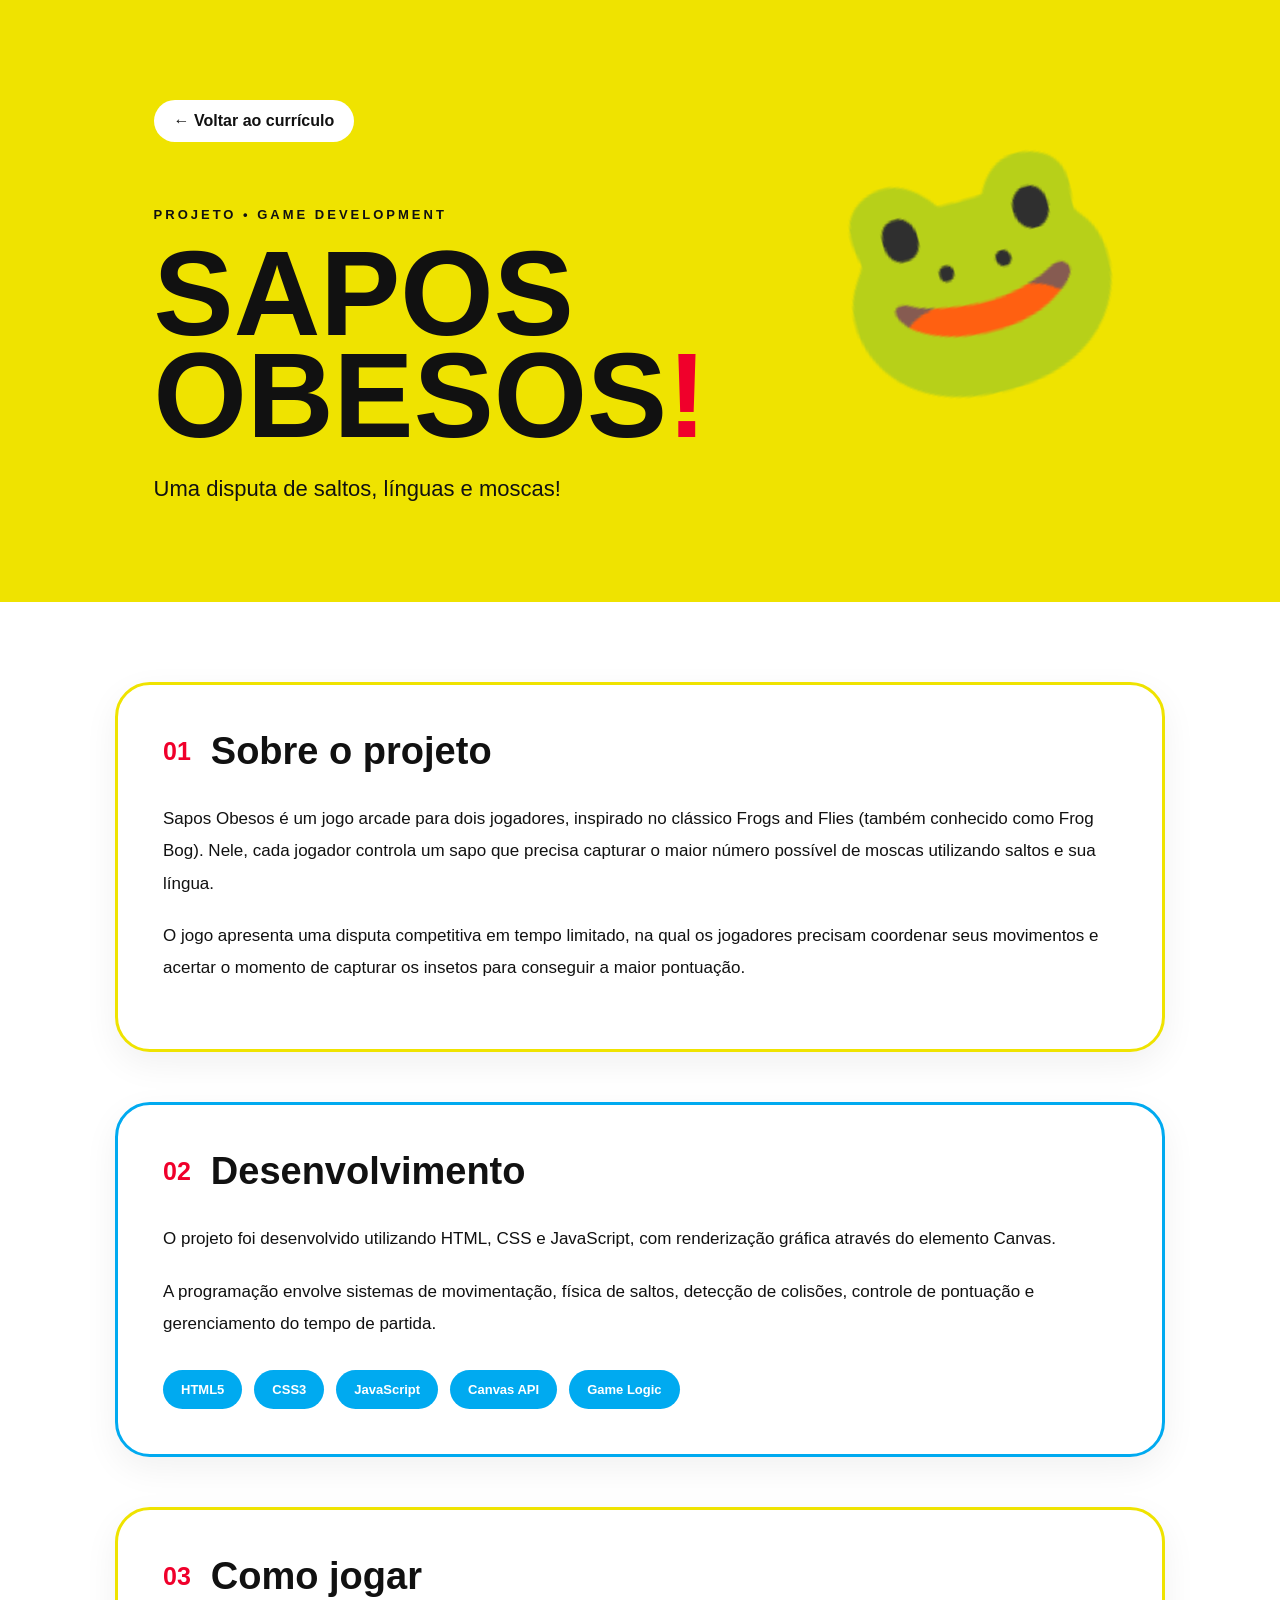
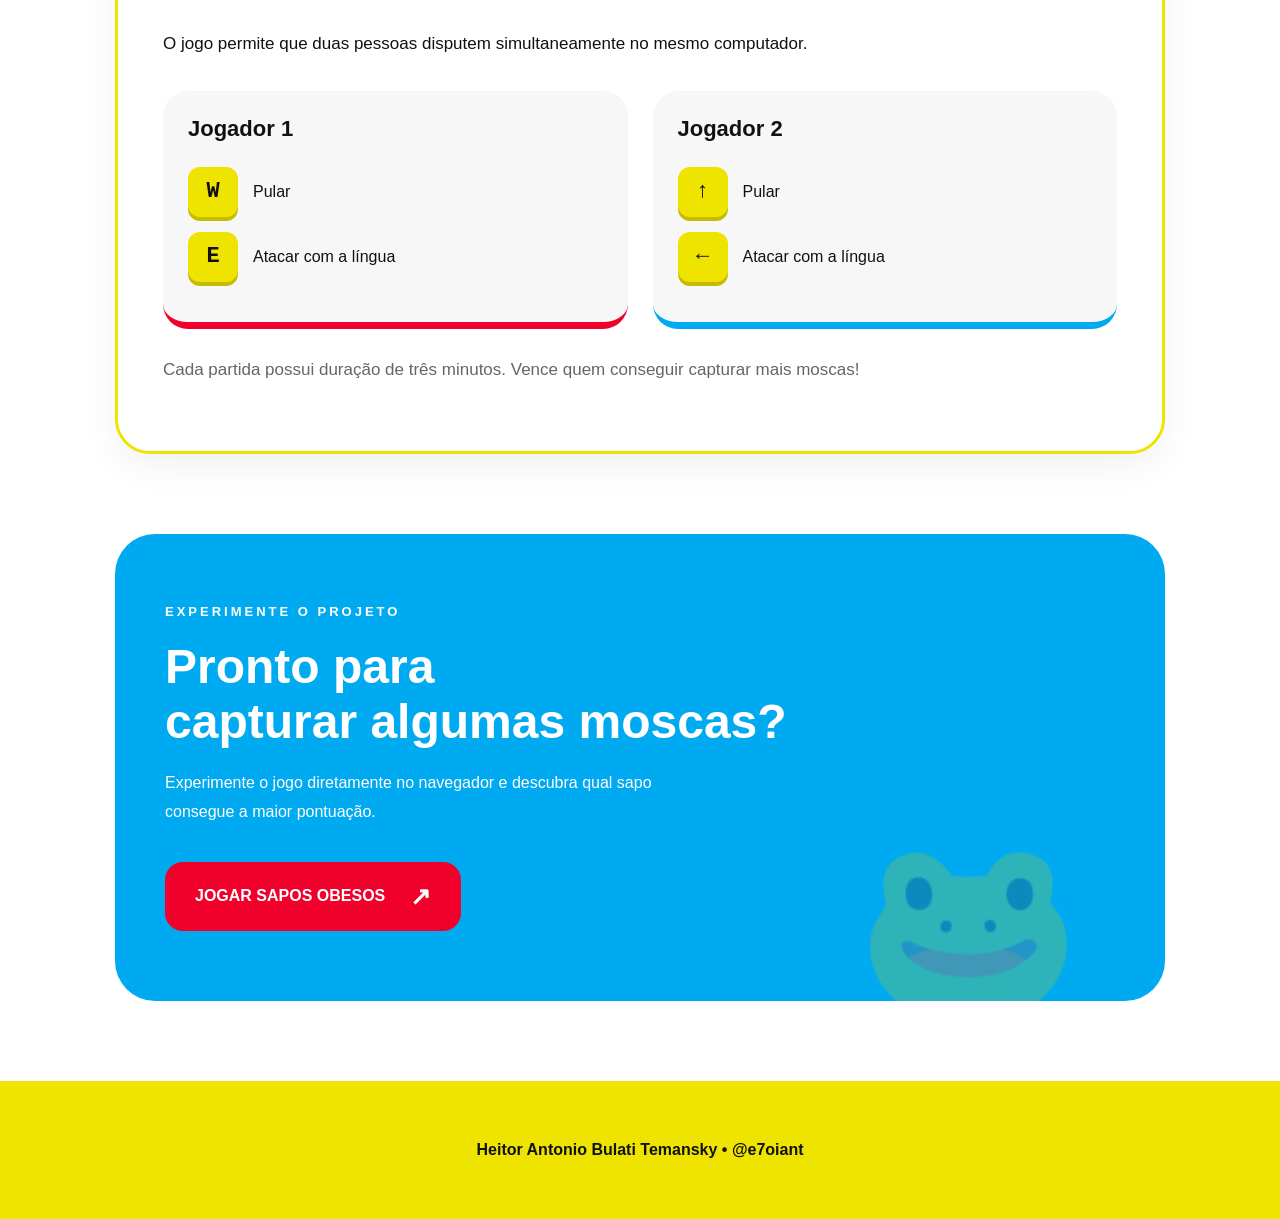
<file: projeto-sapos.html>
<!DOCTYPE html>
<html lang="pt-br">

<head>
    <meta charset="UTF-8">
    <meta name="viewport" content="width=device-width, initial-scale=1.0">

    <title>Sapos Obesos | Heitor Temansky</title>

    <link rel="stylesheet" href="css/estilo.css">
</head>

<body class="projectPage">

    <header class="projectHero">

        <a href="index.html" class="backButton">
            ← Voltar ao currículo
        </a>

        <span class="projectLabel">PROJETO • GAME DEVELOPMENT</span>

        <h1>SAPOS<br>OBESOS<span>!</span></h1>

        <p>
            Uma disputa de saltos, línguas e moscas!
        </p>

        <div class="projectHeroDecoration">
            🐸
        </div>

    </header>


    <main class="projectMain">

        <section class="projectAbout">

            <div class="projectSectionTitle">
                <span>01</span>
                <h2>Sobre o projeto</h2>
            </div>

            <p>
                Sapos Obesos é um jogo arcade para dois jogadores,
                inspirado no clássico Frogs and Flies (também conhecido
                como Frog Bog).

                Nele, cada jogador controla um sapo que precisa
                capturar o maior número possível de moscas utilizando
                saltos e sua língua.
            </p>

            <p>
                O jogo apresenta uma disputa competitiva em tempo
                limitado, na qual os jogadores precisam coordenar
                seus movimentos e acertar o momento de capturar
                os insetos para conseguir a maior pontuação.
            </p>

        </section>


        <section class="projectAbout blueProject">

            <div class="projectSectionTitle">
                <span>02</span>
                <h2>Desenvolvimento</h2>
            </div>

            <p>
                O projeto foi desenvolvido utilizando HTML, CSS e
                JavaScript, com renderização gráfica através do
                elemento Canvas.
            </p>

            <p>
                A programação envolve sistemas de movimentação,
                física de saltos, detecção de colisões, controle
                de pontuação e gerenciamento do tempo de partida.
            </p>

            <div class="projectSkills">

                <span>HTML5</span>
                <span>CSS3</span>
                <span>JavaScript</span>
                <span>Canvas API</span>
                <span>Game Logic</span>

            </div>

        </section>


        <section class="projectAbout">

            <div class="projectSectionTitle">
                <span>03</span>
                <h2>Como jogar</h2>
            </div>

            <p>
                O jogo permite que duas pessoas disputem
                simultaneamente no mesmo computador.
            </p>

            <div class="controlsGrid">

                <div class="controlPlayer orangePlayer">

                    <h3>Jogador 1</h3>

                    <div class="keyGroup">
                        <kbd>W</kbd>
                        <span>Pular</span>
                    </div>

                    <div class="keyGroup">
                        <kbd>E</kbd>
                        <span>Atacar com a língua</span>
                    </div>

                </div>


                <div class="controlPlayer blackPlayer">

                    <h3>Jogador 2</h3>

                    <div class="keyGroup">
                        <kbd>↑</kbd>
                        <span>Pular</span>
                    </div>

                    <div class="keyGroup">
                        <kbd>←</kbd>
                        <span>Atacar com a língua</span>
                    </div>

                </div>

            </div>

            <p class="projectNote">
                Cada partida possui duração de três minutos.
                Vence quem conseguir capturar mais moscas!
            </p>

        </section>


        <section class="playSection">

            <span class="projectLabel">EXPERIMENTE O PROJETO</span>

            <h2>Pronto para<br>capturar algumas moscas?</h2>

            <p>
                Experimente o jogo diretamente no navegador
                e descubra qual sapo consegue a maior pontuação.
            </p>

            <a
                href="https://he7oiant.github.io/Frogs-and-Flies-da-Carla/"
                class="playButton"
                target="_blank"
            >
                JOGAR SAPOS OBESOS
                <span>↗</span>
            </a>

            <div class="playDecoration">🐸</div>

        </section>

    </main>


    <footer>
        <p>Heitor Antonio Bulati Temansky • @e7oiant</p>
    </footer>

</body>
</html>
</file>
<file: css/estilo.css>
* {
    margin: 0;
    padding: 0;
    box-sizing: border-box;
}

:root {
    --yellow: #EFE300;
    --red: #F0002B;
    --blue: #00AAF0;
    --white: #ffffff;
    --soft: #f5f5f5;
    --text: #111111;
}

html {
    scroll-behavior: smooth;
}

body {
    background: linear-gradient(to bottom, #ffffff, #f8f8f8);
    color: var(--text);
    font-family: 'Inter', sans-serif;
    overflow-x: hidden;
}

#main {
    transition: 0.4s;
}

.hero {
    min-height: 100vh;
    display: flex;
    align-items: center;
    justify-content: space-between;
    padding: 80px 10%;
    position: relative;
}

.hero::before {
    content: '';
    position: absolute;
    width: 450px;
    height: 450px;
    background: rgba(239, 227, 0, 0.25);
    border-radius: 50%;
    top: -150px;
    right: -100px;
    filter: blur(60px);
}

.heroText {
    width: 55%;
    z-index: 2;
}

.tag {
    display: inline-block;
    background: var(--yellow);
    padding: 12px 20px;
    border-radius: 999px;
    font-weight: 700;
    margin-bottom: 25px;
}

.hero h1 {
    font-family: 'Space Grotesk', sans-serif;
    font-size: 100px;
    line-height: 0.9;
    margin-bottom: 25px;
}

.hero p {
    font-size: 22px;
    line-height: 1.8;
    max-width: 650px;
}

.heroButtons {
    display: flex;
    gap: 20px;
    margin-top: 40px;
}

.heroBtn {
    text-decoration: none;
    padding: 16px 28px;
    border-radius: 18px;
    font-weight: 700;
    transition: 0.3s;
    color: black;
}

.heroBtn:hover {
    transform: translateY(-6px) rotate(-2deg);
}

.heroBtn.Neru {
    background: var(--yellow);
}

.heroBtn.Teto {
    background: var(--red);
    color: white;
}

.heroImage {
    width: 40%;
    position: relative;
    display: flex;
    justify-content: center;
}

.imageDecoration {
    position: absolute;
    border-radius: 35px;
    transform: rotate(8deg);
}

.imageDecoration.blue {
    width: 360px;
    height: 460px;
    background: var(--blue);
    top: 30px;
    left: 40px;
}

.imageDecoration.red {
    width: 360px;
    height: 460px;
    background: var(--red);
    top: -10px;
    left: -10px;
}

#perfil {
    position: relative;
    width: 360px;
    height: 460px;
    object-fit: cover;
    border-radius: 35px;
    z-index: 5;
    box-shadow: 0 20px 60px rgba(0, 0, 0, 0.15);
}

.card {
    width: min(1100px, 90%);
    margin: 70px auto;
    background: white;
    border-radius: 40px;
    padding: 50px;
    box-shadow: 0 15px 40px rgba(0, 0, 0, 0.06);
    position: relative;
    overflow: hidden;
}

.card::before {
    content: '';
    position: absolute;
    width: 100%;
    height: 10px;
    left: 0;
    top: 0;
}

.card.Neru::before {
    background: var(--yellow);
}

.card.Teto::before {
    background: var(--red);
}

.card.Miku::before {
    background: var(--blue);
}

.tituloSecao {
    display: flex;
    align-items: center;
    gap: 20px;
    margin-bottom: 35px;
}

.tituloSecao span {
    font-size: 22px;
    font-weight: 800;
}

.tituloSecao h2 {
    font-size: 48px;
    font-family: 'Space Grotesk', sans-serif;
}

.card p {
    font-size: 18px;
    line-height: 1.9;
}

.timeline,
.gridConhecimentos {
    display: grid;
    gap: 25px;
}

.gridConhecimentos {
    grid-template-columns: repeat(auto-fit, minmax(220px, 1fr));
}

.timelineItem,
.skillCard,
.experienceCard,
.idiomasGrid div {
    background: #ffffff;
    border-radius: 25px;
    padding: 30px;
    border: 3px solid #f1f1f1;
    transition: 0.3s;
}

.skillCard:hover,
.timelineItem:hover,
.experienceCard:hover {
    transform: translateY(-8px);
}

.skillCard:nth-child(1) {
    border-color: var(--yellow);
}

.skillCard:nth-child(2) {
    border-color: var(--red);
}

.skillCard:nth-child(3) {
    border-color: var(--blue);
}

.skillCard:nth-child(4) {
    border-color: var(--yellow);
}

.skillCard:nth-child(5) {
    border-color: var(--red);
}

.skillCard:nth-child(6) {
    border-color: var(--blue);
}

.tags {
    display: flex;
    flex-wrap: wrap;
    gap: 15px;
}

.tags span {
    padding: 14px 22px;
    border-radius: 999px;
    font-weight: 700;
    background: var(--soft);
}

.idiomasGrid {
    display: grid;
    grid-template-columns: repeat(auto-fit, minmax(250px, 1fr));
    gap: 20px;
}

footer {
    text-align: center;
    padding: 60px 20px;
    font-weight: 600;
}

.carouselContainer {
    position: relative;
    display: flex;
    align-items: center;
    justify-content: center;
    gap: 20px;
}

.carouselViewport {
    overflow: hidden;
    width: 100%;
}

.carouselTrack {
    display: flex;
    gap: 25px;
    transition: transform 0.45s ease;
}

.carouselItem {
    min-width: calc((100% - 50px) / 3);
    background: white;
    border-radius: 30px;
    overflow: hidden;
    box-shadow: 0 12px 30px rgba(0, 0, 0, 0.08);
    border: 4px solid white;
    transition: 0.3s;
    position: relative;
}

.carouselItem:nth-child(3n+1) {
    border-color: var(--yellow);
}

.carouselItem:nth-child(3n+2) {
    border-color: var(--red);
}

.carouselItem:nth-child(3n+3) {
    border-color: var(--blue);
}

.carouselItem:hover {
    transform: translateY(-8px) rotate(-1deg);
}

.carouselItem img {
    width: 100%;
    height: 320px;
    object-fit: cover;
    display: block;
}

.carouselBtn {
    width: 65px;
    height: 65px;
    border-radius: 20px;
    border: none;
    cursor: pointer;
    font-size: 32px;
    font-weight: 700;
    transition: 0.3s;
    flex-shrink: 0;
    box-shadow: 0 10px 25px rgba(0, 0, 0, 0.12);
}

.carouselBtn.left {
    background: var(--yellow);
}

.carouselBtn.right {
    background: var(--blue);
    color: white;
}

.carouselBtn:hover {
    transform: scale(1.08);
}

@media(max-width: 980px) {

    .carouselItem {
        min-width: 100%;
    }

    .carouselBtn {
        width: 50px;
        height: 50px;
        font-size: 24px;
    }
}

.sidebar {
    position: fixed;
    top: 0;
    left: 0;
    width: 0;
    height: 100%;
    background: rgba(255, 255, 255, 0.95);
    backdrop-filter: blur(12px);
    overflow-x: hidden;
    transition: 0.35s;
    z-index: 1000;
    box-shadow: 0 0 30px rgba(0, 0, 0, 0.1);
}

.sidebar h2 {
    margin-bottom: 30px;
    color: var(--red);
}

.sidebar {
    padding-top: 120px;
    padding-left: 30px;
}

.sidebar a {
    display: block;
    margin-bottom: 18px;
    font-size: 20px;
    text-decoration: none;
    font-weight: 700;
    transition: 0.2s;
    color: black;
}

.sidebar a:hover {
    transform: translateX(10px);
}

.openbtn {
    position: fixed;
    top: 30px;
    left: 30px;
    width: 70px;
    height: 70px;
    border: none;
    border-radius: 22px;
    background: white;
    box-shadow: 0 10px 30px rgba(0, 0, 0, 0.1);
    cursor: pointer;
    z-index: 2000;
    transition: 0.35s;
}

.openbtn:hover {
    transform: scale(1.08);
}

.openbtn img {
    width: 22px;
}

@media(max-width: 980px) {

    .hero {
        flex-direction: column-reverse;
        text-align: center;
        padding-top: 140px;
        gap: 80px;
    }

    .heroText,
    .heroImage {
        width: 100%;
    }

    .hero h1 {
        font-size: 72px;
    }

    .heroButtons {
        justify-content: center;
        flex-wrap: wrap;
    }

    .tituloSecao {
        flex-direction: column;
        align-items: flex-start;
    }

    .tituloSecao h2 {
        font-size: 38px;
    }

    #perfil,
    .imageDecoration.blue,
    .imageDecoration.red {
        width: 280px;
        height: 360px;
    }
}

.modal {

    position: fixed;
    inset: 0;

    background: rgba(0, 0, 0, 0.65);

    display: flex;
    justify-content: center;
    align-items: center;

    opacity: 0;
    visibility: hidden;

    transition: 0.3s;

    z-index: 5000;
}

.modal.active {

    opacity: 1;
    visibility: visible;
}

.modalContent {

    position: relative;

    width: min(850px, 90%);
    max-height: 90vh;

    overflow-y: auto;

    background: white;

    border-radius: 35px;

    padding: 40px;

    box-shadow:
        0 20px 80px rgba(0, 0, 0, 0.25);
}

.modalContent h2 {

    font-size: 42px;
    margin-bottom: 20px;

    font-family: 'Space Grotesk', sans-serif;
}

.modalContent img {

    width: 100%;
    border-radius: 25px;
    margin-bottom: 25px;

    border: 6px solid #EFE300;
}

.modalContent p {

    font-size: 18px;
    line-height: 1.8;
}

.closeModal {

    position: absolute;
    right: 20px;
    top: 20px;

    width: 50px;
    height: 50px;

    border: none;
    border-radius: 15px;

    cursor: pointer;

    font-size: 22px;

    background: #F0002B;
    color: white;

    transition: 0.25s;
}

.closeModal:hover {

    transform: rotate(90deg);
}

.modalDecor {

    position: absolute;
    border-radius: 30px;

    opacity: 0.12;

    z-index: 0;
}

.modalDecor.yellow {

    width: 180px;
    height: 180px;

    background: #EFE300;

    top: -40px;
    left: -40px;

    transform: rotate(20deg);
}

.modalDecor.red {

    width: 140px;
    height: 140px;

    background: #F0002B;

    bottom: 40px;
    right: -30px;

    transform: rotate(-15deg);
}

.modalDecor.blue {

    width: 120px;
    height: 120px;

    background: #00AAF0;

    top: 120px;
    right: -20px;

    transform: rotate(25deg);
}


/* =================================
   MINIATURA DO CARROSSEL
================================= */

.projectLink {
    text-decoration: none;
    color: #111;
    display: block;
}

.frogThumbnail {
    height: 260px;
    background: #00AAF0;
    position: relative;
    overflow: hidden;
    display: flex;
    flex-direction: column;
    justify-content: center;
    align-items: center;
    isolation: isolate;
}

.frogThumbnail::before {
    content: "";
    position: absolute;
    width: 220px;
    height: 220px;
    background: #EFE300;
    border-radius: 50%;
    right: -60px;
    top: -80px;
    z-index: -1;
}

.frogThumbnail::after {
    content: "";
    position: absolute;
    width: 180px;
    height: 180px;
    background: #F0002B;
    border-radius: 50%;
    left: -70px;
    bottom: -100px;
    z-index: -1;
}

.frogTag {
    background: white;
    padding: 7px 12px;
    border-radius: 20px;
    font-size: 10px;
    font-weight: 800;
    letter-spacing: 1px;
}

.frogEmoji {
    font-size: 65px;
    margin: 5px 0;
}

.frogThumbnail h3 {
    font-family: 'Space Grotesk', sans-serif;
    font-size: 30px;
    line-height: 0.85;
    text-align: center;
    font-weight: 800;
}

.frogSubtitle {
    font-size: 10px;
    font-weight: 800;
    margin-top: 8px;
    letter-spacing: 2px;
}

.projectCaption {
    padding: 18px;
    background: white;
}

.projectCaption p {
    font-size: 12px;
    color: #666;
    margin-top: 5px;
}


/* =================================
   PÁGINA DO PROJETO
================================= */

.projectPage {
    background: #fff;
    color: #111;
}

.projectHero {
    min-height: 570px;
    background: #EFE300;
    padding: 100px 12%;
    position: relative;
    overflow: hidden;
}

.backButton {
    display: inline-block;
    padding: 12px 20px;
    background: white;
    border-radius: 30px;
    text-decoration: none;
    color: #111;
    font-weight: 700;
    margin-bottom: 65px;
    transition: .3s;
}

.backButton:hover {
    background: #F0002B;
    color: white;
    transform: translateX(-5px);
}

.projectLabel {
    display: block;
    font-size: 13px;
    font-weight: 800;
    letter-spacing: 3px;
    margin-bottom: 20px;
}

.projectHero h1 {
    font-family: 'Space Grotesk', sans-serif;
    font-size: clamp(65px, 10vw, 120px);
    line-height: .85;
    position: relative;
    z-index: 2;
}

.projectHero h1 span {
    color: #F0002B;
}

.projectHero > p {
    font-size: 22px;
    margin-top: 30px;
}

.projectHeroDecoration {
    position: absolute;
    font-size: 240px;
    right: 12%;
    top: 130px;
    transform: rotate(-15deg);
}

.projectMain {
    width: min(1050px, 90%);
    margin: 80px auto;
}

.projectAbout {
    padding: 45px;
    margin-bottom: 50px;
    background: #fff;
    border: 3px solid #EFE300;
    border-radius: 35px;
    box-shadow: 0 12px 35px rgba(0,0,0,.06);
}

.blueProject {
    border-color: #00AAF0;
}

.projectSectionTitle {
    display: flex;
    align-items: center;
    gap: 20px;
    margin-bottom: 30px;
}

.projectSectionTitle span {
    font-size: 25px;
    font-weight: 800;
    color: #F0002B;
}

.projectSectionTitle h2 {
    font-family: 'Space Grotesk', sans-serif;
    font-size: 38px;
}

.projectAbout > p {
    line-height: 1.9;
    font-size: 17px;
    margin-bottom: 20px;
}

.projectSkills {
    display: flex;
    flex-wrap: wrap;
    gap: 12px;
    margin-top: 30px;
}

.projectSkills span {
    background: #00AAF0;
    color: white;
    padding: 12px 18px;
    border-radius: 30px;
    font-size: 13px;
    font-weight: 700;
}


/* =================================
   CONTROLES
================================= */

.controlsGrid {
    display: grid;
    grid-template-columns: 1fr 1fr;
    gap: 25px;
    margin-top: 30px;
}

.controlPlayer {
    padding: 25px;
    border-radius: 25px;
    background: #f7f7f7;
}

.orangePlayer {
    border-bottom: 7px solid #F0002B;
}

.blackPlayer {
    border-bottom: 7px solid #00AAF0;
}

.controlPlayer h3 {
    margin-bottom: 25px;
    font-size: 22px;
}

.keyGroup {
    display: flex;
    align-items: center;
    gap: 15px;
    margin-bottom: 15px;
}

.keyGroup kbd {
    display: grid;
    place-items: center;
    width: 50px;
    height: 50px;
    background: #EFE300;
    border-radius: 12px;
    font-size: 22px;
    font-weight: 800;
    box-shadow: 0 4px 0 #c5bb00;
}

.projectNote {
    margin-top: 25px;
    font-size: 14px;
    color: #666;
}


/* =================================
   BOTÃO PARA JOGAR
================================= */

.playSection {
    position: relative;
    overflow: hidden;
    background: #00AAF0;
    color: white;
    border-radius: 40px;
    padding: 70px 50px;
    margin: 80px 0;
}

.playSection h2 {
    font-family: 'Space Grotesk', sans-serif;
    font-size: 48px;
    margin-bottom: 20px;
    position: relative;
    z-index: 2;
}

.playSection p {
    max-width: 550px;
    line-height: 1.8;
    margin-bottom: 35px;
    position: relative;
    z-index: 2;
}

.playButton {
    display: inline-flex;
    align-items: center;
    gap: 25px;
    background: #F0002B;
    color: white;
    padding: 20px 30px;
    border-radius: 18px;
    text-decoration: none;
    font-weight: 800;
    transition: .3s;
    position: relative;
    z-index: 2;
}

.playButton:hover {
    background: #EFE300;
    color: #111;
    transform: translateY(-6px);
}

.playButton span {
    font-size: 25px;
}

.playDecoration {
    position: absolute;
    right: 8%;
    bottom: -35px;
    font-size: 180px;
    opacity: .25;
}

.projectPage footer {
    background: #EFE300;
}


/* =================================
   RESPONSIVIDADE
================================= */

@media(max-width: 700px) {

    .projectHero {
        padding: 70px 8%;
    }

    .projectHeroDecoration {
        font-size: 130px;
        right: 0;
        top: 250px;
        opacity: .6;
    }

    .projectAbout {
        padding: 25px;
    }

    .projectSectionTitle h2 {
        font-size: 28px;
    }

    .controlsGrid {
        grid-template-columns: 1fr;
    }

    .playSection {
        padding: 45px 25px;
    }

    .playSection h2 {
        font-size: 35px;
    }

    .playDecoration {
        font-size: 100px;
    }
}
</file>
